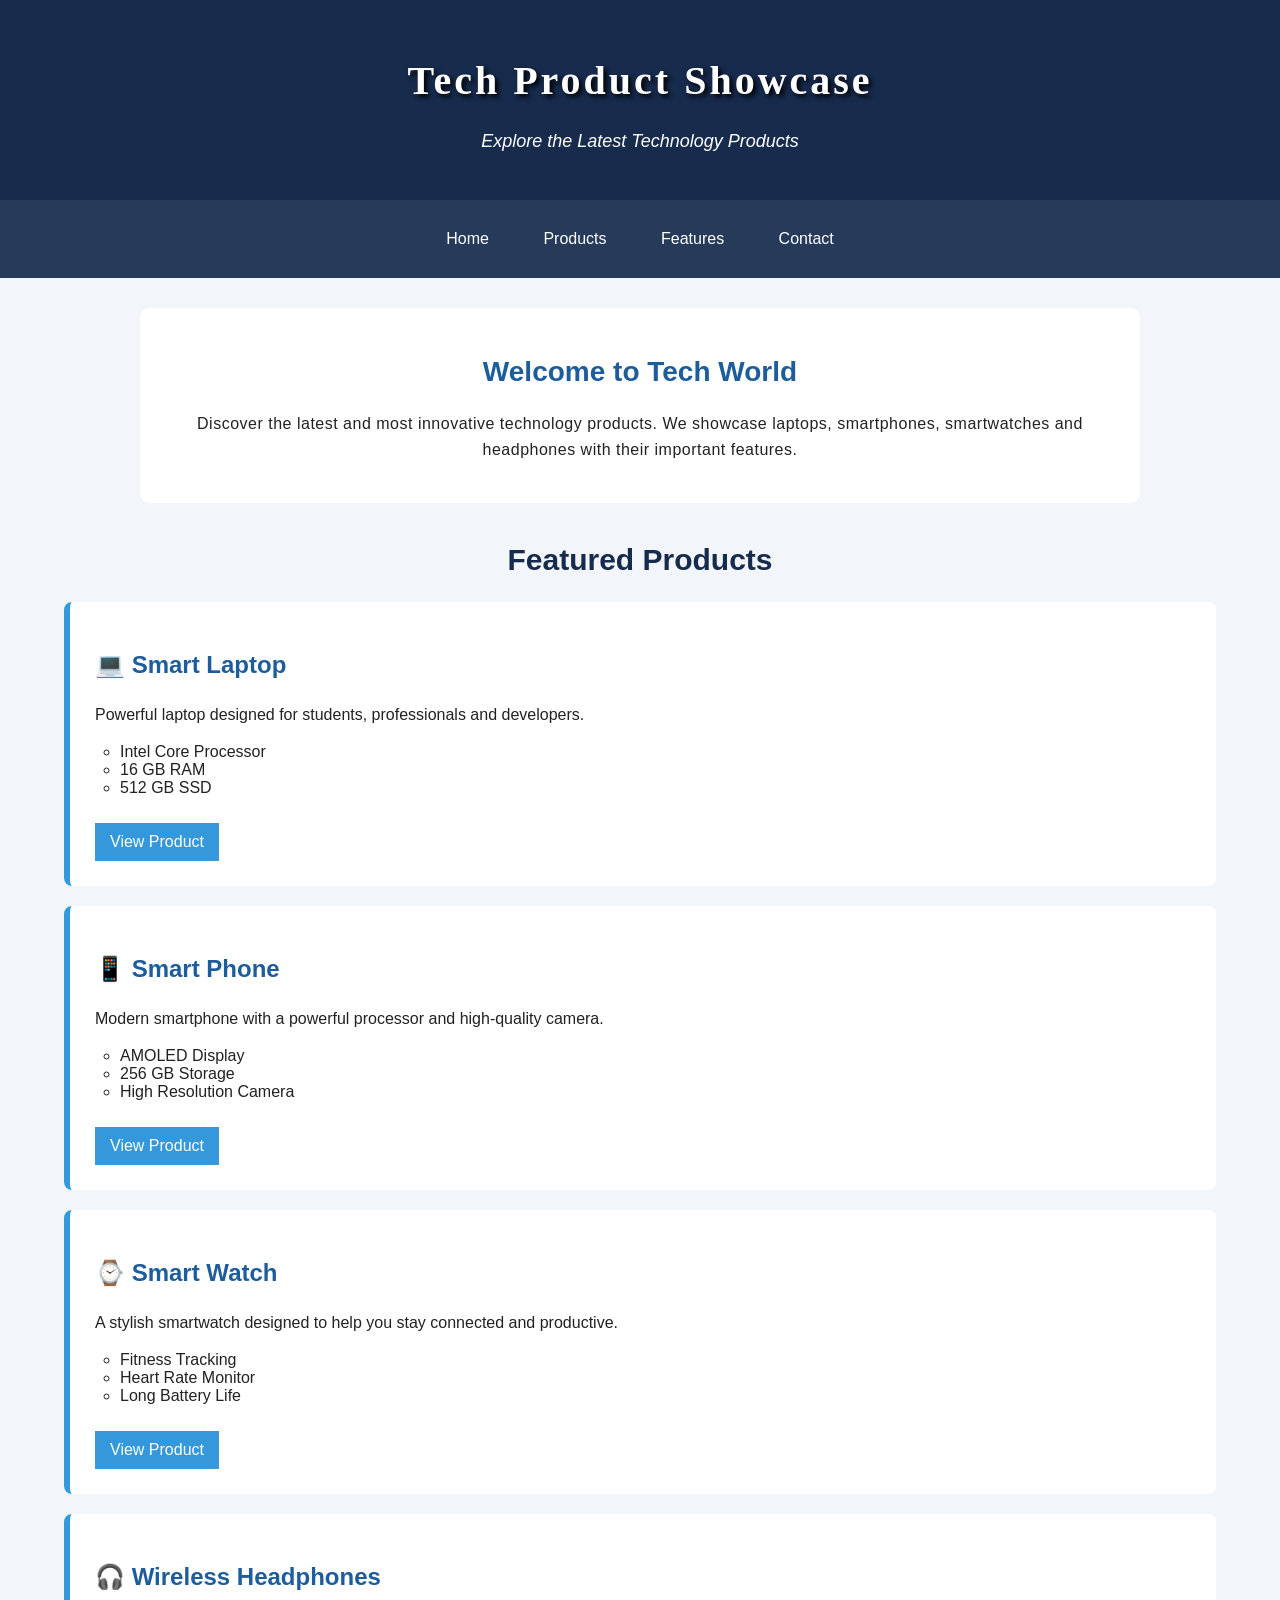
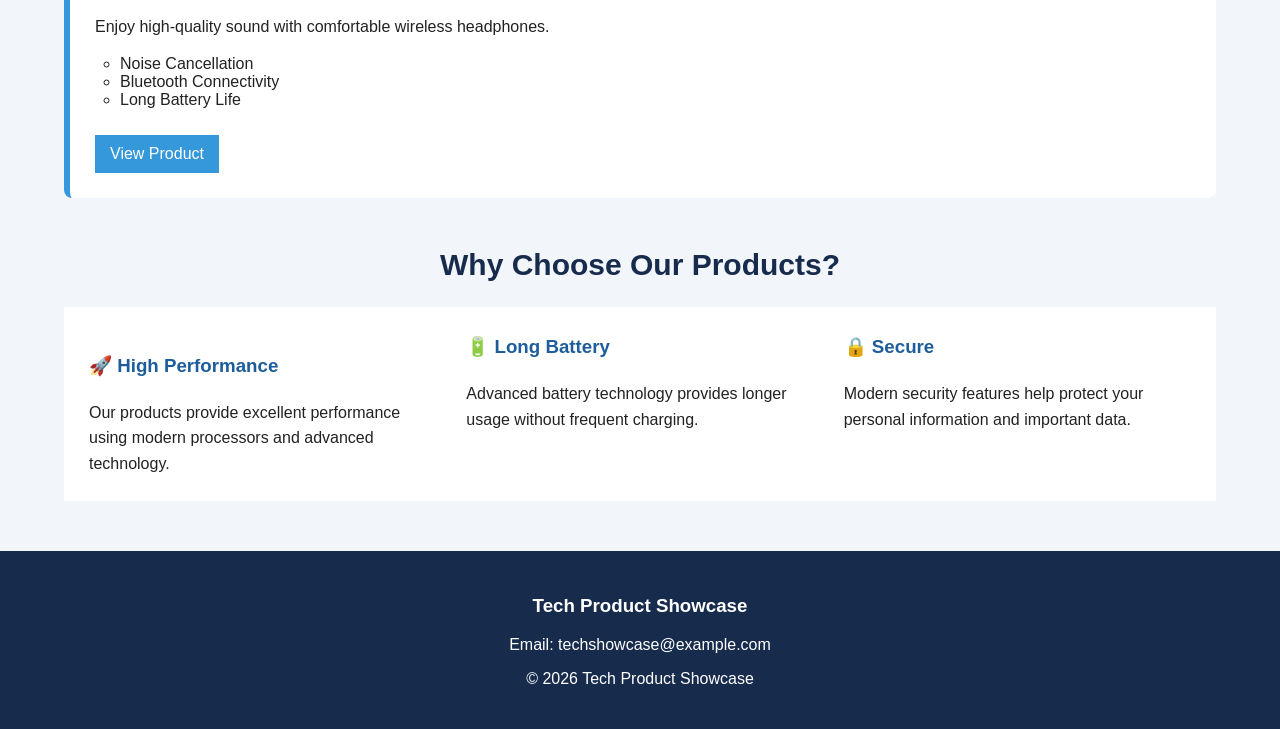
<file: Tech product showcase EXP 3/index.html>
<!DOCTYPE html>
<html lang="en">
<head>
    <meta charset="UTF-8">
    <meta name="viewport" content="width=device-width, initial-scale=1.0">
    <title>Tech Product Showcase</title>

    <!-- External CSS -->
    <link rel="stylesheet" href="style.css">
</head>

<body>

    <!-- Header -->
    <header>
        <h1>Tech Product Showcase</h1>
        <p>Explore the Latest Technology Products</p>
    </header>

    <!-- Navigation -->
    <nav>
        <a href="#home">Home</a>
        <a href="#products">Products</a>
        <a href="#features">Features</a>
        <a href="#contact">Contact</a>
    </nav>

    <!-- Main Content -->
    <main id="home">

        <!-- Introduction -->
        <section class="intro">
            <h2>Welcome to Tech World</h2>
            <p>
                Discover the latest and most innovative technology products.
                We showcase laptops, smartphones, smartwatches and headphones
                with their important features.
            </p>
        </section>

        <!-- Products -->
        <section id="products">

            <h2 class="section-title">Featured Products</h2>

            <!-- Normal Flow -->
            <div class="products">

                <article class="product">
                    <h3>💻 Smart Laptop</h3>
                    <p>
                        Powerful laptop designed for students, professionals
                        and developers.
                    </p>

                    <ul>
                        <li>Intel Core Processor</li>
                        <li>16 GB RAM</li>
                        <li>512 GB SSD</li>
                    </ul>

                    <a href="#">View Product</a>
                </article>


                <article class="product">
                    <h3>📱 Smart Phone</h3>
                    <p>
                        Modern smartphone with a powerful processor and
                        high-quality camera.
                    </p>

                    <ul>
                        <li>AMOLED Display</li>
                        <li>256 GB Storage</li>
                        <li>High Resolution Camera</li>
                    </ul>

                    <a href="#">View Product</a>
                </article>


                <article class="product">
                    <h3>⌚ Smart Watch</h3>
                    <p>
                        A stylish smartwatch designed to help you stay
                        connected and productive.
                    </p>

                    <ul>
                        <li>Fitness Tracking</li>
                        <li>Heart Rate Monitor</li>
                        <li>Long Battery Life</li>
                    </ul>

                    <a href="#">View Product</a>
                </article>


                <article class="product">
                    <h3>🎧 Wireless Headphones</h3>
                    <p>
                        Enjoy high-quality sound with comfortable wireless
                        headphones.
                    </p>

                    <ul>
                        <li>Noise Cancellation</li>
                        <li>Bluetooth Connectivity</li>
                        <li>Long Battery Life</li>
                    </ul>

                    <a href="#">View Product</a>
                </article>

            </div>
        </section>


        <!-- Multicolumn Layout -->
        <section id="features" class="features">

            <h2 class="section-title">Why Choose Our Products?</h2>

            <div class="columns">

                <div>
                    <h3>🚀 High Performance</h3>
                    <p>
                        Our products provide excellent performance using
                        modern processors and advanced technology.
                    </p>
                </div>

                <div>
                    <h3>🔋 Long Battery</h3>
                    <p>
                        Advanced battery technology provides longer usage
                        without frequent charging.
                    </p>
                </div>

                <div>
                    <h3>🔒 Secure</h3>
                    <p>
                        Modern security features help protect your personal
                        information and important data.
                    </p>
                </div>

            </div>

        </section>

    </main>


    <!-- Footer -->
    <footer id="contact">
        <h3>Tech Product Showcase</h3>
        <p>Email: techshowcase@example.com</p>
        <p>© 2026 Tech Product Showcase</p>
    </footer>

</body>
</html>
</file>
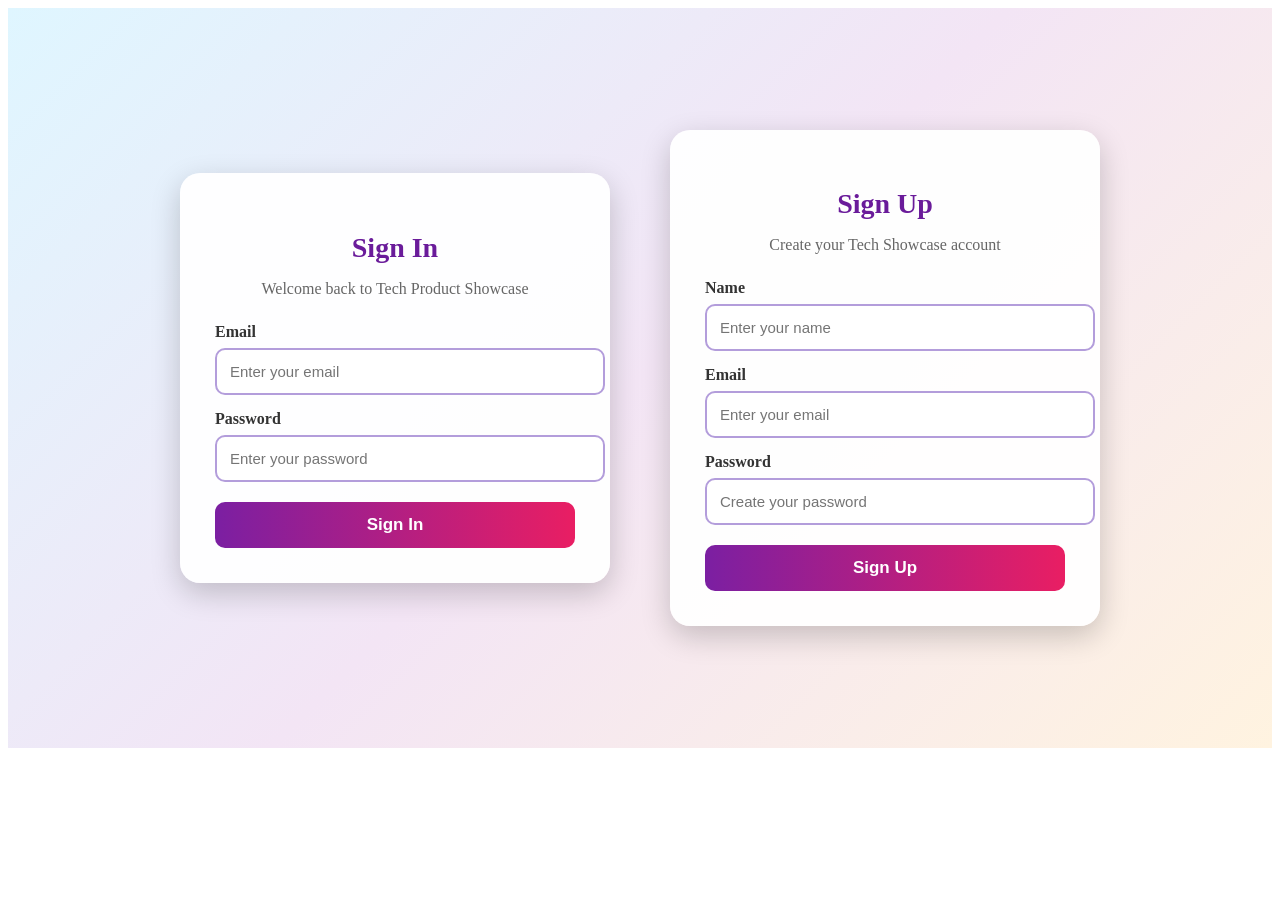
<file: Tech product showcase Exp 4/login.html>
<!DOCTYPE html>
<html>
<head>
    <title>Login - Tech Product Showcase</title>
    <link rel="stylesheet" href="style.css">
</head>

<body>

<h>

<section class="login-container">

    <!-- Sign In -->
    <div class="login-box">
        <h2>Sign In</h2>
        <p>Welcome back to Tech Product Showcase</p>

        <form>
            <label>Email</label>
            <input type="email"
       placeholder="Enter your email"
       pattern="[a-zA-Z0-9._%+-]+@[a-zA-Z0-9.-]+\.[a-zA-Z]{2,}"
       title="Enter a valid email address"
       required>
            <label>Password</label>
            <input type="password"
       id="loginPassword"
       placeholder="Enter your password"
       minlength="8"
       maxlength="20"
       required>
            <input type="submit" value="Sign In">
        </form>
    </div>

    <!-- Sign Up -->
    <div class="login-box">
        <h2>Sign Up</h2>
        <p>Create your Tech Showcase account</p>

        <form>
            <label>Name</label>
            <input type="text"
       placeholder="Enter your name"
       minlength="3"
       maxlength="15"
       pattern="[A-Za-z ]+"
       title="Name must contain only letters and spaces"
       required>

            <label>Email</label>
            <input type="email"
       placeholder="Enter your email"
       pattern="[a-zA-Z0-9._%+-]+@[a-zA-Z0-9.-]+\.[a-zA-Z]{2,}"
       title="Enter a valid email address"
       required>

            <label>Password</label>
          <input type="password"
       id="signupPassword"
       placeholder="Create your password"
       minlength="8"
       maxlength="20"
       pattern="(?=.*[A-Z])(?=.*[a-z])(?=.*[0-9])(?=.*[@#$%^&+=]).{8,20}"
       title="Password must contain 8-20 characters, uppercase, lowercase, number and special character"
       required>

            <input type="submit" value="Sign Up">
        </form>
    </div>

</section>



</body>
</html>
</file>
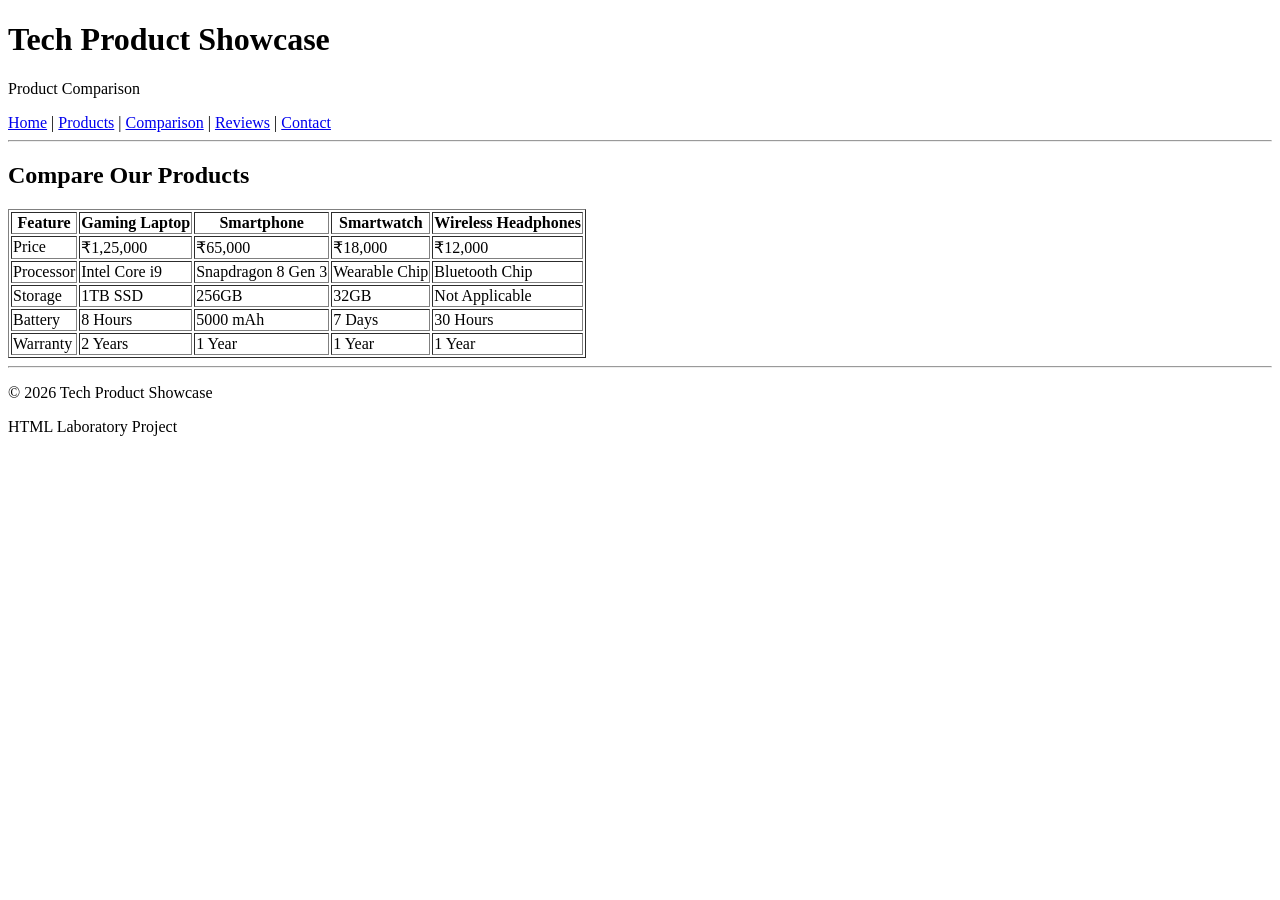
<file: Tech product showcase/comparison.html>
<!DOCTYPE html>
<html lang="en">
<head>
    <meta charset="UTF-8">
    <meta name="viewport" content="width=device-width, initial-scale=1.0">
    <title>Product Comparison</title>
</head>
<body>

<header>
    <h1>Tech Product Showcase</h1>
    <p>Product Comparison</p>
</header>

<nav>
    <a href="index.html">Home</a> |
    <a href="products.html">Products</a> |
    <a href="comparison.html">Comparison</a> |
    <a href="reviews.html">Reviews</a> |
    <a href="contact.html">Contact</a>
</nav>

<hr>

<main>

<h2>Compare Our Products</h2>

<table border="1">

<tr>
<th>Feature</th>
<th>Gaming Laptop</th>
<th>Smartphone</th>
<th>Smartwatch</th>
<th>Wireless Headphones</th>
</tr>

<tr>
<td>Price</td>
<td>₹1,25,000</td>
<td>₹65,000</td>
<td>₹18,000</td>
<td>₹12,000</td>
</tr>

<tr>
<td>Processor</td>
<td>Intel Core i9</td>
<td>Snapdragon 8 Gen 3</td>
<td>Wearable Chip</td>
<td>Bluetooth Chip</td>
</tr>

<tr>
<td>Storage</td>
<td>1TB SSD</td>
<td>256GB</td>
<td>32GB</td>
<td>Not Applicable</td>
</tr>

<tr>
<td>Battery</td>
<td>8 Hours</td>
<td>5000 mAh</td>
<td>7 Days</td>
<td>30 Hours</td>
</tr>

<tr>
<td>Warranty</td>
<td>2 Years</td>
<td>1 Year</td>
<td>1 Year</td>
<td>1 Year</td>
</tr>

</table>

</main>

<hr>

<footer>

<p>&copy; 2026 Tech Product Showcase</p>

<p>HTML Laboratory Project</p>

</footer>

</body>
</html>
</file>
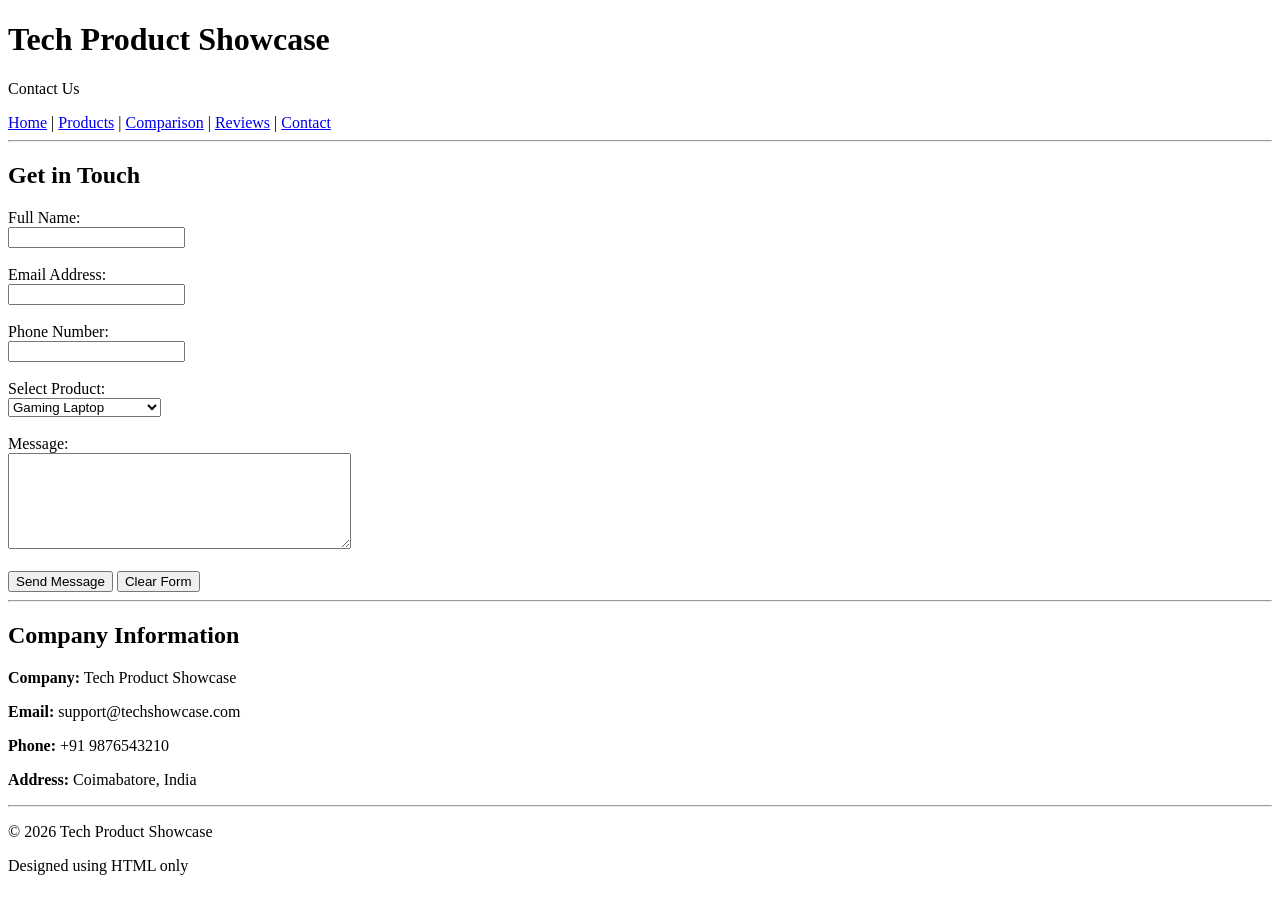
<file: Tech product showcase/contact.html>
<!DOCTYPE html>
<html lang="en">
<head>
    <meta charset="UTF-8">
    <meta name="viewport" content="width=device-width, initial-scale=1.0">
    <title>Contact Us</title>
</head>

<body>

<header>
    <h1>Tech Product Showcase</h1>
    <p>Contact Us</p>
</header>

<nav>
    <a href="index.html">Home</a> |
    <a href="products.html">Products</a> |
    <a href="comparison.html">Comparison</a> |
    <a href="reviews.html">Reviews</a> |
    <a href="contact.html">Contact</a>
</nav>

<hr>

<main>

<h2>Get in Touch</h2>

<form>

<label for="name">Full Name:</label><br>
<input type="text" id="name" name="name"><br><br>

<label for="email">Email Address:</label><br>
<input type="email" id="email" name="email"><br><br>

<label for="phone">Phone Number:</label><br>
<input type="tel" id="phone" name="phone"><br><br>

<label for="product">Select Product:</label><br>

<select id="product" name="product">

<option>Gaming Laptop</option>
<option>Smartphone</option>
<option>Smartwatch</option>
<option>Wireless Headphones</option>

</select>

<br><br>

<label for="message">Message:</label><br>

<textarea id="message" name="message" rows="6" cols="40"></textarea>

<br><br>

<input type="submit" value="Send Message">

<input type="reset" value="Clear Form">

</form>

<hr>

<h2>Company Information</h2>

<p><strong>Company:</strong> Tech Product Showcase</p>

<p><strong>Email:</strong> support@techshowcase.com</p>

<p><strong>Phone:</strong> +91 9876543210</p>

<p><strong>Address:</strong> Coimabatore, India</p>

</main>

<hr>

<footer>

<p>&copy; 2026 Tech Product Showcase</p>

<p>Designed using HTML only</p>

</footer>

</body>
</html>
</file>
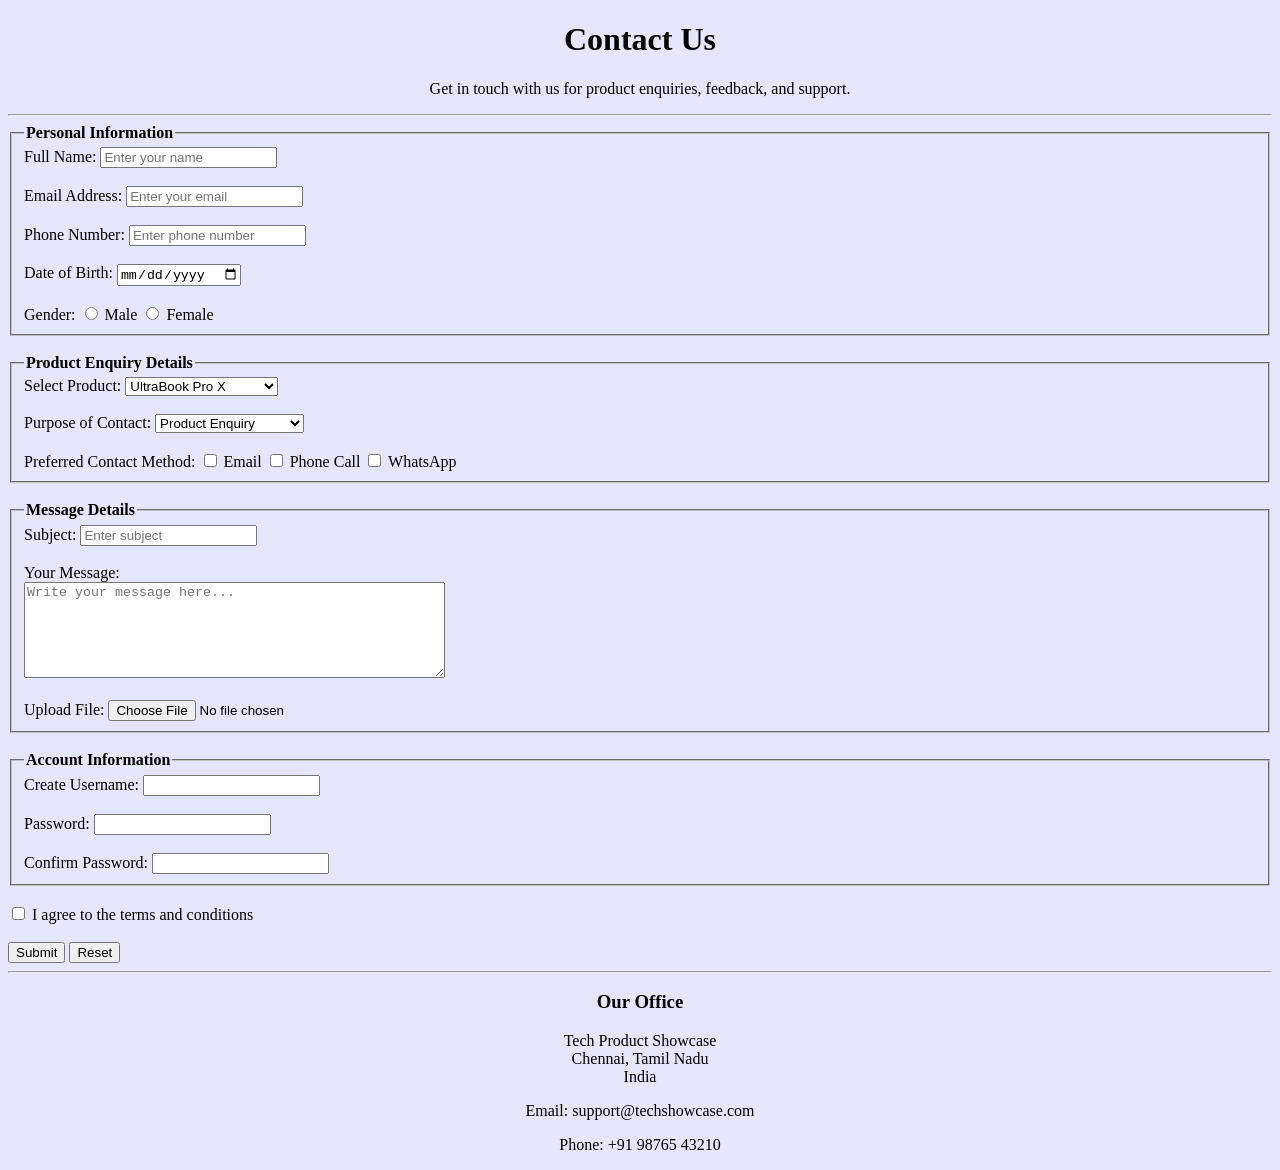
<file: Tech Product Showcase/contact.html>
<!DOCTYPE html>
<html>
<head>
    <title>Contact Us - Tech Product Showcase</title>
</head>

<body>
    

<center>
    <h1>Contact Us</h1>
    <p>Get in touch with us for product enquiries, feedback, and support.</p>
</center>

<hr>

<form>

    <fieldset>
        <legend><b>Personal Information</b></legend>

        <label>Full Name:</label>
        <input type="text" name="name" placeholder="Enter your name" required>
        <br><br>

        <label>Email Address:</label>
        <input type="email" name="email" placeholder="Enter your email" required>
        <br><br>

        <label>Phone Number:</label>
        <input type="tel" name="phone" placeholder="Enter phone number">
        <br><br>

        <label>Date of Birth:</label>
        <input type="date" name="dob">
        <br><br>

        <label>Gender:</label>
        <input type="radio" name="gender"> Male
        <input type="radio" name="gender"> Female
       

    </fieldset>

    <br>


    <fieldset>
        <legend><b>Product Enquiry Details</b></legend>

        <label>Select Product:</label>

        <select name="product">
            <option>UltraBook Pro X</option>
            <option>Smartphone Z Series</option>
            <option>Gaming Laptop</option>
            <option>Smart Watch</option>
            <option>Wireless Headphones</option>
        </select>

        <br><br>


        <label>Purpose of Contact:</label>

        <select>
            <option>Product Enquiry</option>
            <option>Purchase Information</option>
            <option>Technical Support</option>
            <option>Feedback</option>
            <option>Complaint</option>
        </select>

        <br><br>


        <label>Preferred Contact Method:</label>

        <input type="checkbox"> Email
        <input type="checkbox"> Phone Call
        <input type="checkbox"> WhatsApp

    </fieldset>


    <br>


    <fieldset>

        <legend><b>Message Details</b></legend>


        <label>Subject:</label>
        <input type="text" placeholder="Enter subject">

        <br><br>


        <label>Your Message:</label>
        <br>

        <textarea rows="6" cols="50" 
        placeholder="Write your message here..."></textarea>


        <br><br>


        <label>Upload File:</label>
        <input type="file">

    </fieldset>


    <br>


    <fieldset>

        <legend><b>Account Information</b></legend>

        <label>Create Username:</label>
        <input type="text">

        <br><br>

        <label>Password:</label>
        <input type="password">

        <br><br>

        <label>Confirm Password:</label>
        <input type="password">

    </fieldset>


    <br>


    <input type="checkbox" required>
    I agree to the terms and conditions


    <br><br>


    <input type="submit" value="Submit">

    <input type="reset" value="Reset">


</form>


<hr>


<center>

<h3>Our Office</h3>

<p>
Tech Product Showcase<br>
Chennai, Tamil Nadu<br>
India
</p>


<p>
Email: support@techshowcase.com
</p>

<p>
Phone: +91 98765 43210
</p>

</center>
<body bgcolor="Lavender"></body>

</body>
</html>
</file>
<file: Tech product showcase EXP 3/style.css>
/* ------------------------------
   General Styling
------------------------------ */

* {
    box-sizing: border-box;
}

body {
    margin: 0;
    font-family: Arial, sans-serif;
    background-color: #f2f6fa;
    color: #222;
}


/* ------------------------------
   Header
------------------------------ */

header {
    background-color: #172b4d;
    color: white;
    text-align: center;

    padding-top: 30px;
    padding-bottom: 30px;

    margin: 0;
}

header h1 {
    font-family: Georgia, serif;
    font-size: 40px;
    letter-spacing: 3px;
    text-shadow: 3px 3px 5px black;
}

header p {
    font-size: 18px;
    font-style: italic;
}


/* ------------------------------
   Navigation
------------------------------ */

nav {
    background-color: #263b5a;
    text-align: center;
    padding: 15px;
}

nav a {
    display: inline-block;
    color: white;
    text-decoration: none;
    padding: 10px 20px;
    margin: 5px;
}


/* Link pseudo-classes */

nav a:link {
    background-color: #263b5a;
}

nav a:visited {
    background-color: #34495e;
}

nav a:hover {
    background-color: #3498db;
}

nav a:active {
    background-color: #e74c3c;
}


/* ------------------------------
   Introduction
------------------------------ */

.intro {
    background-color: white;

    margin: 30px auto;
    padding: 25px;

    width: 90%;
    max-width: 1000px;

    text-align: center;

    border-radius: 10px;
}

.intro h2 {
    color: #1d5d9b;
    font-size: 28px;
}

.intro p {
    line-height: 1.6;
    letter-spacing: 0.5px;
}


/* ------------------------------
   Section Title
------------------------------ */

.section-title {
    text-align: center;
    color: #172b4d;
    font-size: 30px;

    margin-top: 40px;
    margin-bottom: 25px;
}


/* ------------------------------
   Products - Normal Flow
------------------------------ */

.products {
    width: 90%;
    margin: auto;
}


/*
   Normal flow:
   Each product appears one after another
   in the normal document flow.
*/

.product {
    background-color: white;

    width: 100%;
    min-height: 200px;

    margin-bottom: 20px;
    padding: 25px;

    border-left: 6px solid #3498db;
    border-radius: 8px;
}

.product h3 {
    color: #1d5d9b;
    font-size: 24px;
}

.product p {
    font-size: 16px;
    line-height: 1.5;
}

.product ul {
    list-style-type: circle;
    padding-left: 25px;
}

.product a {
    display: inline-block;

    background-color: #3498db;
    color: white;

    padding: 10px 15px;
    margin-top: 10px;

    text-decoration: none;
}

.product a:hover {
    background-color: #172b4d;
}


/* ------------------------------
   Multicolumn Layout
------------------------------ */

.features {
    width: 90%;
    margin: 50px auto;
}

.columns {
    column-count: 3;
    column-gap: 30px;
    background-color: white;

    padding: 25px;

    line-height: 1.6;
}

.columns div {
    break-inside: avoid;
}

.columns h3 {
    color: #1d5d9b;
}


/* ------------------------------
   Footer
------------------------------ */

footer {
    background-color: #172b4d;
    color: white;

    text-align: center;

    padding-top: 25px;
    padding-bottom: 25px;

    margin-top: 40px;
}


/* ------------------------------
   Responsive Design
------------------------------ */

/* Tablet */

@media screen and (max-width: 768px) {

    header h1 {
        font-size: 32px;
    }

    nav a {
        display: block;
        margin: 5px auto;
        width: 80%;
    }

    .columns {
        column-count: 2;
    }
}


/* Mobile */

@media screen and (max-width: 480px) {

    header h1 {
        font-size: 25px;
        letter-spacing: 1px;
    }

    header p {
        font-size: 15px;
    }

    .intro {
        width: 95%;
        padding: 15px;
    }

    .products {
        width: 95%;
    }

    .product {
        padding: 18px;
    }

    .columns {
        column-count: 1;
    }

    .section-title {
        font-size: 24px;
    }
}
</file>
<file: Tech product showcase Exp 4/style.css>
/* ===== SIGN IN & SIGN UP PAGE ===== */

.login-container {
    min-height: 600px;
    padding: 70px 30px;
    display: flex;
    justify-content: center;
    align-items: center;
    gap: 60px;

    background: linear-gradient(135deg,
        #dff6ff,
        #f3e5f5,
        #fff3e0);
}

/* Form Boxes */
.login-box {
    width: 360px;
    padding: 35px;
    background: rgba(255,255,255,0.95);
    border-radius: 20px;
    box-shadow: 0 10px 30px rgba(0,0,0,0.2);
    text-align: center;
    transition: 0.3s;
}

.login-box:hover {
    transform: translateY(-8px);
    box-shadow: 0 15px 35px rgba(0,0,0,0.3);
}

/* Heading */
.login-box h2 {
    color: #6a1b9a;
    font-size: 28px;
    margin-bottom: 10px;
}

/* Description */
.login-box p {
    color: #666;
    text-align: center;
    margin-bottom: 25px;
}

/* Labels */
.login-box label {
    display: block;
    text-align: left;
    font-weight: bold;
    color: #333;
    margin-top: 15px;
}

/* Input Fields */
.login-box input[type="text"],
.login-box input[type="email"],
.login-box input[type="password"] {
    width: 100%;
    padding: 13px;
    margin-top: 7px;
    border: 2px solid #b39ddb;
    border-radius: 10px;
    outline: none;
    font-size: 15px;
}

/* Input Focus */
.login-box input:focus {
    border-color: #7b1fa2;
    box-shadow: 0 0 8px rgba(123,31,162,0.3);
}

/* Buttons */
.login-box input[type="submit"] {
    width: 100%;
    padding: 13px;
    margin-top: 20px;
    border: none;
    border-radius: 10px;
    background: linear-gradient(90deg, #7b1fa2, #e91e63);
    color: white;
    font-size: 17px;
    font-weight: bold;
    cursor: pointer;
}

/* Button Hover */
.login-box input[type="submit"]:hover {
    background: linear-gradient(90deg, #e91e63, #7b1fa2);
    transform: scale(1.02);
}

/* Responsive */
@media (max-width: 750px) {
    .login-container {
        flex-direction: column;
        padding: 40px 15px;
    }

    .login-box {
        width: 95%;
        max-width: 360px;
    }
}
</file>
